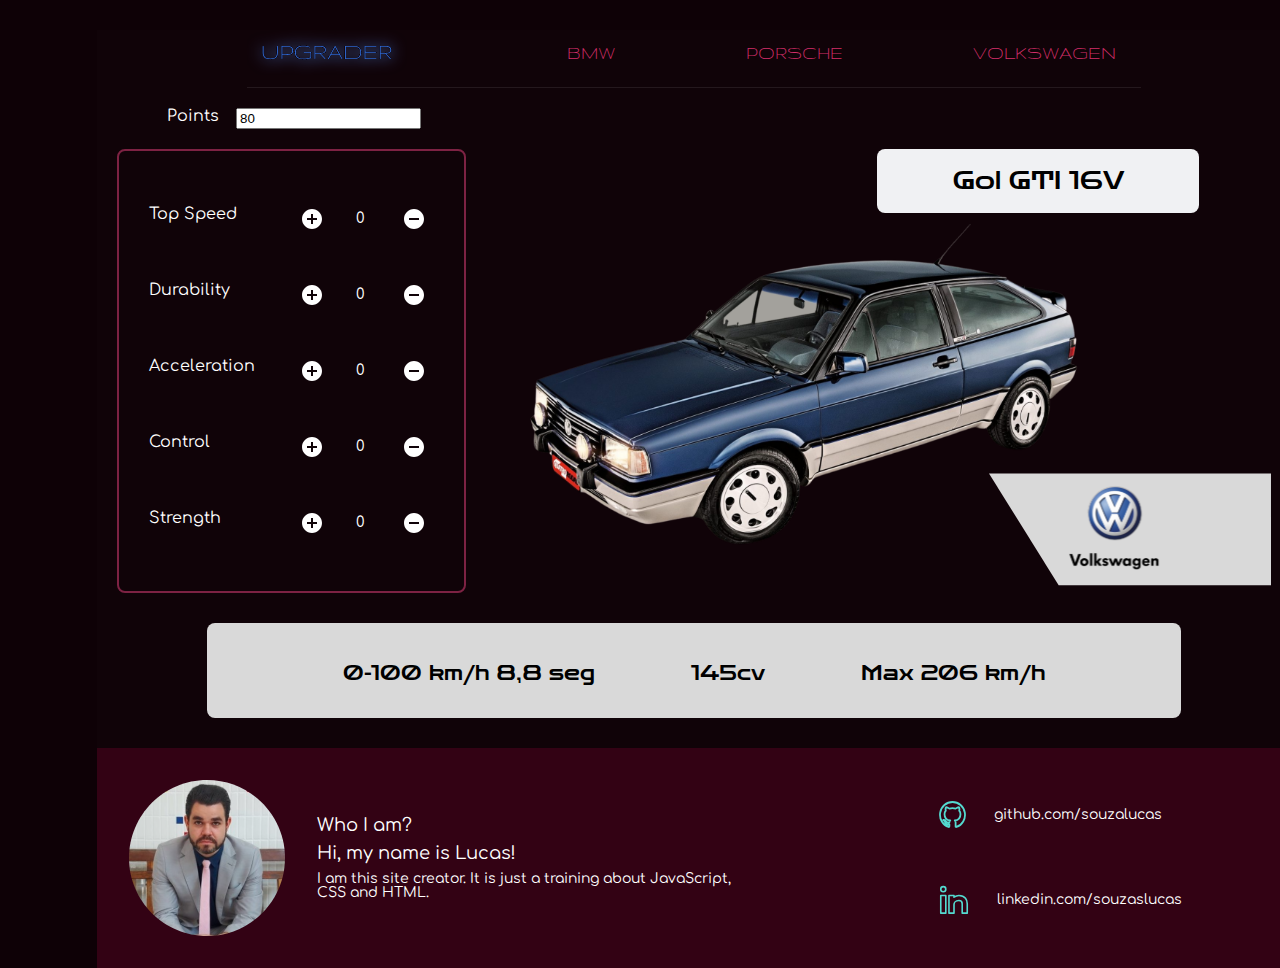
<file: index.html>
<!DOCTYPE html>
<html lang="pt-BR">
<head>
    <meta charset="UTF-8">
    <meta http-equiv="X-UA-Compatible" content="IE=edge">
    <meta name="viewport" content="width=device-width, initial-scale=1.0">
    <title>Contador</title>
    <link rel="stylesheet" href="css/reset.css">
    <link rel="stylesheet" href="css/style.css">
    <link rel="stylesheet" href="css/porsche.css">
</head>
<body>
    <section class="bg_main">
        <header>
            <div class="container_menu">
                <img src="img/logo_upgrader.svg" alt="Logo_Upgrader" class="logo_upgrader">
                <ul class="lista_menu">
                    <a href="index.html"><li class="item_lista">BMW</li></a>
                    <a href="porsche.html"><li class="item_lista">Porsche</li></a>
                    <a href="#"><li class="item_lista">Volkswagen</li></a>
                </ul>
            </div>
        </header>
        <main>
            <div class="points">
                <p class="pontos_nome" id="pontos_nome">Points</p>
                <input type="text" class="point_atributo" value="80" id="pontos_carro" maxlength="80" minlength="0">
            </div>
            <section class="atributos">
                <p class="nome_atributo">Top Speed</p>
                    <div class="valor_atributos">
                        <button id="btn_atributos" class="btn_add" alt="add"></button>
                        <input type="text" class="num_atributo" value="0" id="top_speed" maxlength="80" minlength="00" >
                        <button id="btn_atributos" class="btn_remove" ></button>
                    </div>
                <p class="nome_atributo">Durability</p>
                    <div class="valor_atributos">
                        <button id="btn_atributos" class="btn_add" alt="add" ></button>
                        <input type="text" class="num_atributo" value="0" id="durability">
                        <button id="btn_atributos" class="btn_remove" ></button>
                    </div>
                <p class="nome_atributo">Acceleration</p>
                    <div class="valor_atributos">
                        <button id="btn_atributos" class="btn_add" alt="add" ></button>
                        <input type="text" class="num_atributo" value="0" id="aceleration">
                        <button id="btn_atributos" class="btn_remove" ></button>
                    </div>
                <p class="nome_atributo">Control</p>
                    <div class="valor_atributos">
                        <button id="btn_atributos" class="btn_add" alt="add" ></button>
                        <input type="text" class="num_atributo" value="0" id="control">
                        <button id="btn_atributos" class="btn_remove" ></button>
                    </div>
                <p class="nome_atributo">Strength</p>
                    <div class="valor_atributos">
                        <button id="btn_atributos" class="btn_add" alt="add" ></button>
                        <input type="text" class="num_atributo" value="0" id="Strength">
                        <button id="btn_atributos" class="btn_remove" ></button>
                    </div>
            </section>
            <section class="carro">
                <figcaption class="titulo_carro">Gol GTI 16V</figcaption>
                <img src="img/GTi.png" alt="gol GTi" class="img_carro">
            </section>
            <section class="logo_marca">
                <img src="img/bg_logo.svg" alt="logo Volkswagen">
            </section>
            <section class="ficha_tecnica">
                <ul class="lista_tecnica">
                    <li class="item_lista_tecnica">0-100 km/h 8,8 seg</li>
                    <li class="item_lista_tecnica">145cv</li>
                    <li class="item_lista_tecnica">Max 206 km/h</li>
                </ul>
            </section>

        </main>
        <footer>
            <section class="container_footer">
                <img src="img/eu_footer.svg" alt="foto do criador" class="foto_creator">
                <div class="apresentacao">
                    <h3 class="titulo_footer">Who I am?</h3>
                        <p>Hi, my name is Lucas! </p>
                    <p class="descricao_footer">
                        I am this site creator. 
                        It is just a training about JavaScript, CSS and HTML.
                    </p>
                </div>
                <div class="redes_sociais">
                    <a href="#"><img src="img/GitHub.svg" alt="logo Github" class="github">github.com/souzalucas</a>
                    <a href="#"><img src="img/linkedin.svg" alt="logo linkedin" class="github">linkedin.com/souzaslucas</a>

                </div>
            </section>
        </footer>
    </section>


<script src="js/script.js"></script>
<script src="js/points.js"></script>
</body>
</html>
</file>
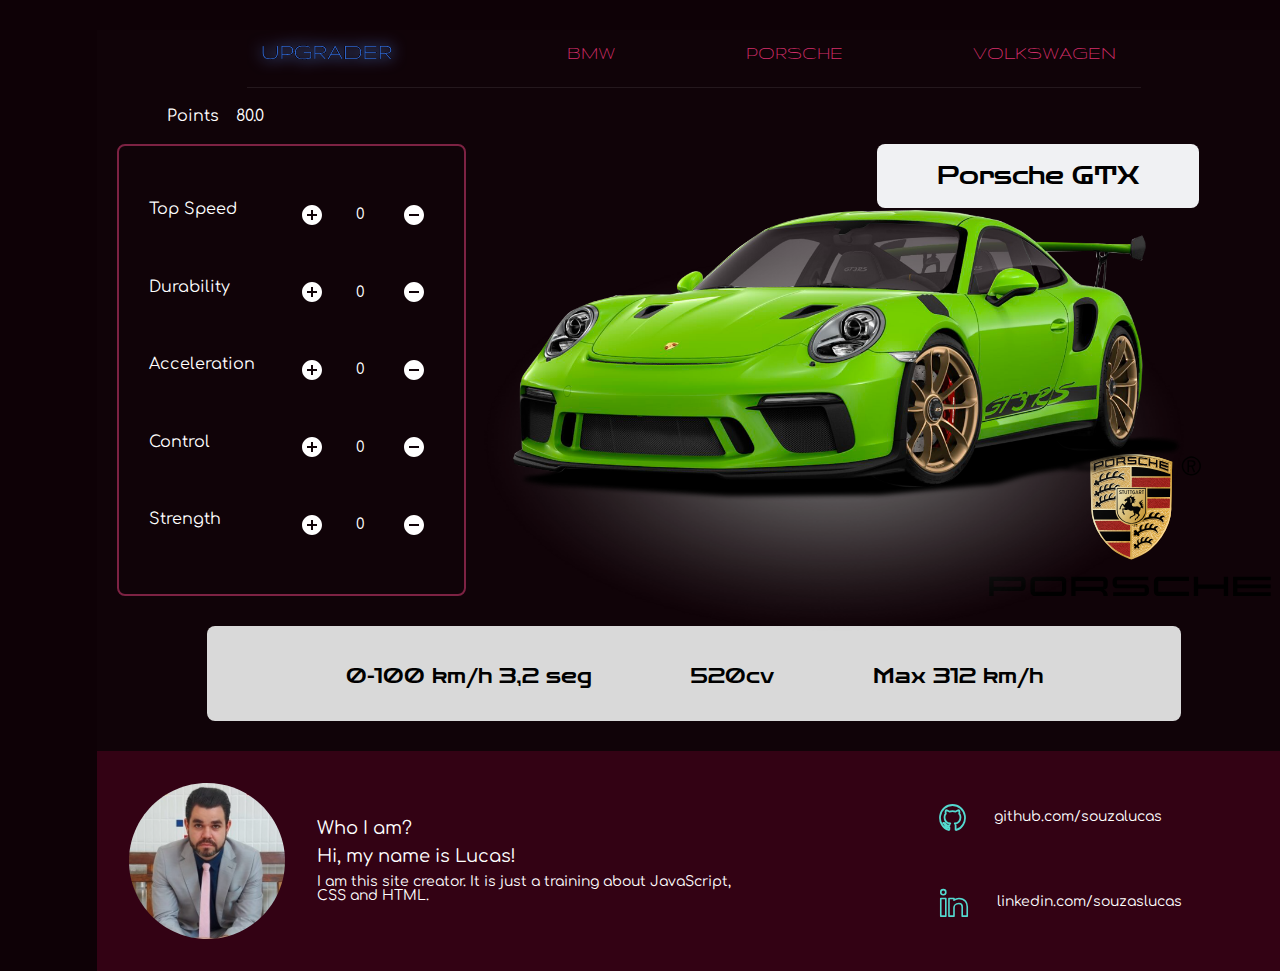
<file: porsche.html>
<!DOCTYPE html>
<html lang="pt-BR">
<head>
    <meta charset="UTF-8">
    <meta http-equiv="X-UA-Compatible" content="IE=edge">
    <meta name="viewport" content="width=device-width, initial-scale=1.0">
    <title>Contador</title>
    <link rel="stylesheet" href="css/reset.css">
    <link rel="stylesheet" href="css/porsche.css">
    <link rel="stylesheet" href="css/style.css">
    
</head>
<body>
    <section class="bg_main">
        <header>
            <div class="container_menu">
                <img src="img/logo_upgrader.svg" alt="Logo_Upgrader" class="logo_upgrader">
                <ul class="lista_menu">
                    <a href="#"><li class="item_lista">BMW</li></a>
                    <a href="porsche.html"><li class="item_lista">Porsche</li></a>
                    <a href="index.html"><li class="item_lista">Volkswagen</li></a>
                </ul>
            </div>
        </header>
        <main>
            <div class="points">
                <p class="pontos_nome" id="pontos_nome">Points</p>
                <p class="pontos_num" id="pontos_num">80.0</p>
            </div>
            <section class="atributos">
                <p class="nome_atributo">Top Speed</p>
                    <div class="valor_atributos">
                        <button id="btn_atributos" class="btn_add" alt="add"></button>
                        <input type="text" class="num_atributo" value="0" id="top_speed">
                        <button id="btn_atributos" class="btn_remove" ></button>
                    </div>
                <p class="nome_atributo">Durability</p>
                    <div class="valor_atributos">
                        <button id="btn_atributos" class="btn_add" alt="add" ></button>
                        <input type="text" class="num_atributo" value="0" id="durability">
                        <button id="btn_atributos" class="btn_remove" ></button>
                    </div>
                <p class="nome_atributo">Acceleration</p>
                    <div class="valor_atributos">
                        <button id="btn_atributos" class="btn_add" alt="add" ></button>
                        <input type="text" class="num_atributo" value="0" id="aceleration">
                        <button id="btn_atributos" class="btn_remove" ></button>
                    </div>
                <p class="nome_atributo">Control</p>
                    <div class="valor_atributos">
                        <button id="btn_atributos" class="btn_add" alt="add" ></button>
                        <input type="text" class="num_atributo" value="0" id="control">
                        <button id="btn_atributos" class="btn_remove" ></button>
                    </div>
                <p class="nome_atributo">Strength</p>
                    <div class="valor_atributos">
                        <button id="btn_atributos" class="btn_add" alt="add" ></button>
                        <input type="text" class="num_atributo" value="0" id="Strength">
                        <button id="btn_atributos" class="btn_remove" ></button>
                    </div>
            </section>
            <section class="carro">
                <figcaption class="titulo_carro">Porsche GTX</figcaption>
                <img src="img/PngItem_363144.png" alt="gol GTi" class="img_carro_GTX">
            </section>
            <section class="logo_marca">
                <img src="img/porsche.svg" alt="logo Porsche">
            </section>
            <section class="ficha_tecnica">
                <ul class="lista_tecnica">
                    <li class="item_lista_tecnica">0-100 km/h 3,2 seg</li>
                    <li class="item_lista_tecnica">520cv</li>
                    <li class="item_lista_tecnica">Max 312 km/h</li>
                </ul>
            </section>

        </main>
        <footer>
            <section class="container_footer">
                <img src="img/eu_footer.svg" alt="foto do criador" class="foto_creator">
                <div class="apresentacao">
                    <h3 class="titulo_footer">Who I am?</h3>
                        <p>Hi, my name is Lucas! </p>
                    <p class="descricao_footer">
                        I am this site creator. 
                        It is just a training about JavaScript, CSS and HTML.
                    </p>
                </div>
                <div class="redes_sociais">
                    <a href="#"><img src="img/GitHub.svg" alt="logo Github" class="github">github.com/souzalucas</a>
                    <a href="#"><img src="img/linkedin.svg" alt="logo linkedin" class="github">linkedin.com/souzaslucas</a>

                </div>
            </section>
        </footer>
    </section>


<script src="js/script.js"></script>
</body>
</html>
</file>
<file: css/style.css>
@import url('https://fonts.googleapis.com/css2?family=Zen+Dots&display=swap');
@import url('https://fonts.googleapis.com/css2?family=Gruppo&family=Zen+Dots&display=swap');
@import url('https://fonts.googleapis.com/css2?family=Comfortaa:wght@300;400;500;600;700&family=Gruppo&family=Zen+Dots&display=swap');

body{
    background-color: #0E0106;
    position: absolute;
    color: white
}

.bg_main{
    background-color: #100308;
    position: relative;
    width: 1194px;
    left: 97px;
    top: 0px;
}

.container_menu{
    padding-bottom: 12px;
    margin: 0 150px;
    font-family: 'Gruppo';
    display: flex;
    margin-top: 30px;
    border-bottom: 1px solid rgba(217, 217, 217, 0.1);

}

.item_lista:hover{  
    text-shadow: 0px 0px 15px #eb3e7b;
}

.logo_upgrader{
    margin-right: 160px;
}

.lista_menu{
    display: flex;
    justify-content: space-around;
    align-items: center;
    gap: 130px;
    font-size: 20px;
    text-transform: uppercase;
    
}

.lista_menu a{
    text-decoration: none;
    color: #D32E69;
}

main{
    margin: 20px 20px 0 20px;
    display: grid;
    grid-template-columns: 1fr 1fr 1fr 1fr;
    grid-template-rows: 0.09fr 1fr 1fr 0.8fr .2fr;
    grid-template-areas:
        "p p p p"
        "atrib car car car"
        "atrib car car car"
        "atrib lgm lgm lgm"
        "ft ft ft ft";
}

.points{
    grid-area: p;
    display: flex;
    gap: 17px;
    padding: 0 0px 20px 50px;
    font-family: 'Comfortaa';
}

.atributos{
    font-family: 'Comfortaa';
    grid-area: atrib;
    align-content: space-around;
    border: 2px solid rgba(233, 66, 126, 0.5);
    border-radius: 8px;
    padding: 30px;
    display: grid;
    grid-template-columns: 1fr 1fr;
    grid-gap: 0 30px;
}

.valor_atributos{
    display: flex;
    align-items: center;
    gap: 1em;
}

.num_atributo{
    background: transparent;
    border: transparent;
    width: 20px;
    color: white;
    font-family: 'Comfortaa';
    font-size: 15px;
}
.btn_add{
    height: 2em;
    width: 4em;
    background-color: transparent;
    background-image: url(../img/add_btn.svg);
    background-repeat: no-repeat;
    background-position: center;
    border: none;
}

.btn_remove{
    height: 2em;
    width: 3em;
    background-image: url(../img/remove_btn.svg);
    background-repeat: no-repeat;
    background-position: center;
    border: none;
    background-color: transparent;
}

.carro{
    font-family: 'Zen Dots';
    grid-area: car;
    display: flex;
    flex-direction: column;
    justify-self: right;
}

.titulo_carro{
    text-align: right;
    margin: 0 3em 0 0em;
    font-size: 24px;
    background-color: #F0F1F3;
    color: black;
    width: 302px;
    border-radius: 8px;
    text-align: center;
    padding: 20px 10px;
}

.img_carro{
    width: 700px;
    right: 12%;
    top: 17%;
    position: absolute;
}

.logo_marca{
    grid-area: lgm;
    display: flex;
    justify-content: flex-end;
    background-image: url();
}

.logo_marca img{
    width: 35%;
}

.ficha_tecnica{
    font-family: 'Zen Dots';
    grid-area: ft;
    background-color: #D9D9D9;
    border-radius: 8px;
    color: black;
    text-align: center;
    height: 95px;
    margin: 30px 90px;
}

.lista_tecnica{
    display: flex;
    justify-content: space-evenly;
    font-size: 20px;
    padding: 40px;
}

.container_footer{
    display: flex;
    background-color: #330214;
    color: white;
    font-family: 'Comfortaa';

}

.apresentacao{
    display: flex;
    flex-direction: column;
    gap: 10px;
    
    font-size: 18px;
    align-self: center;
}

.titulo_footer p{
    text-transform: uppercase;
}

.container_footer img{
    padding: 2em;
}

.descricao_footer{
    font-size: 14px;
    padding-right: 150px;
}

.redes_sociais{
    font-size: 14px;
    align-self: center;
    margin-right: 109px;
}

.redes_sociais a{
    display: flex;
    align-items: center;
    color: white;
    text-decoration: none;
}
</file>
<file: css/porsche.css>
.img_carro_GTX{
    width: 700px;
    right: 9%;
    top: 19%;
    position: absolute;
}
</file>
